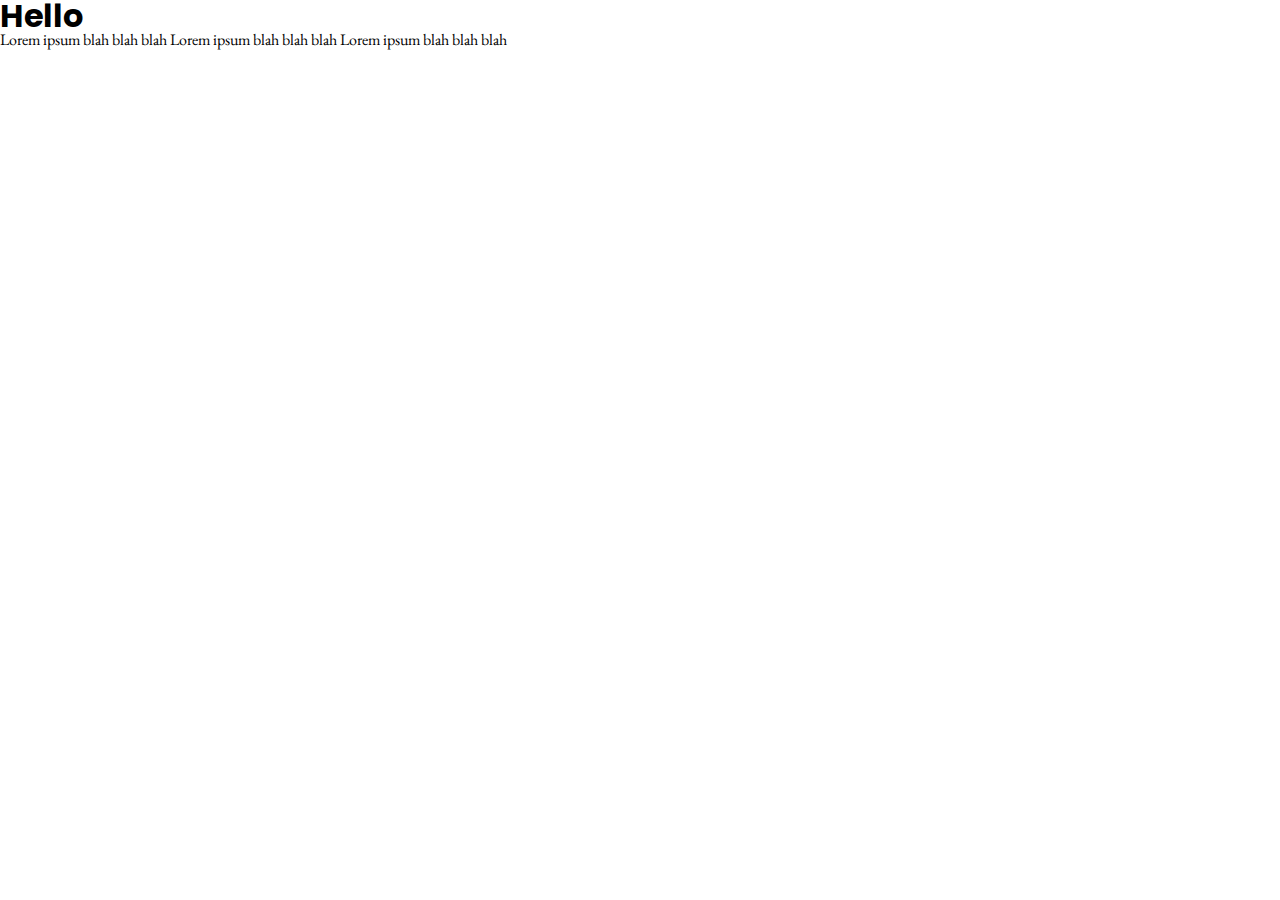
<file: index.html>
<!doctype html>

<html lang="en">
<head>
  <meta charset="utf-8">
  <meta name="viewport" content="width=device-width, initial-scale=1">

  <title>A Basic HTML5 Template</title>
  <meta name="description" content="A simple HTML5 Template for new projects.">
  <meta name="author" content="SitePoint">

  <meta property="og:title" content="A Basic HTML5 Template">
  <meta property="og:type" content="website">
  <meta property="og:url" content="https://www.sitepoint.com/a-basic-html5-template/">
  <meta property="og:description" content="A simple HTML5 Template for new projects.">
  <meta property="og:image" content="image.png">

  <link rel="icon" href="/favicon.ico">
  <link rel="icon" href="/favicon.svg" type="image/svg+xml">
  <link rel="apple-touch-icon" href="/apple-touch-icon.png">

  <link rel="stylesheet" href="css/style.css">
  <link rel="stylesheet" href="css/reset.css">

  <link rel="preconnect" href="https://fonts.googleapis.com">
  <link rel="preconnect" href="https://fonts.gstatic.com" crossorigin>
  <link href="https://fonts.googleapis.com/css2?family=Poppins&display=swap" rel="stylesheet">

  <link rel="preconnect" href="https://fonts.googleapis.com">
  <link rel="preconnect" href="https://fonts.gstatic.com" crossorigin>
  <link href="https://fonts.googleapis.com/css2?family=EB+Garamond&display=swap" rel="stylesheet">

</head>

<body>
  <h1> Hello </h1>
  <p> Lorem ipsum blah blah blah Lorem ipsum blah blah blah Lorem ipsum blah blah blah </p>
  <script src="js/scripts.js"></script>
</body>
</html>
</file>
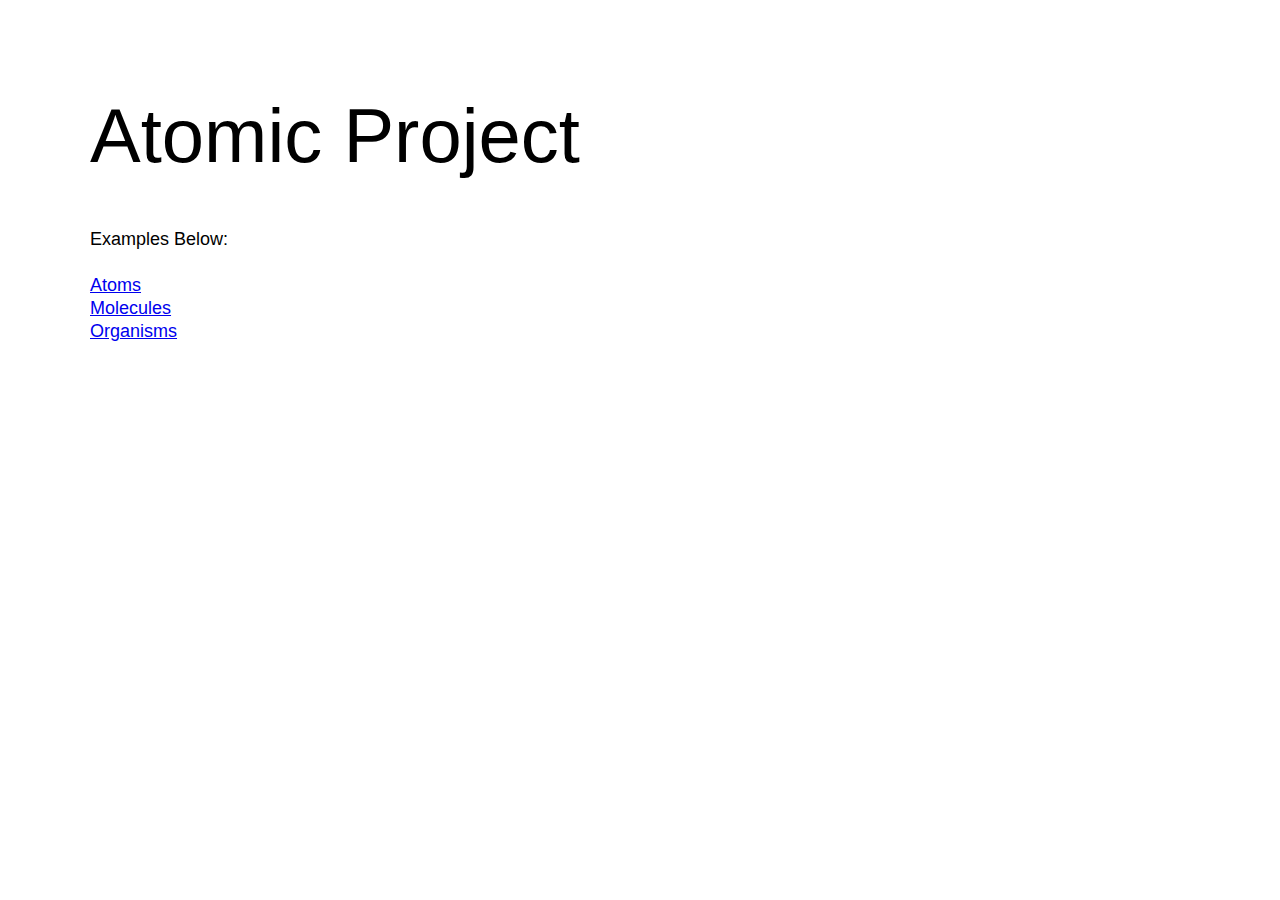
<file: atomic_project/index.html>
<!doctype html>

<html lang="en">
<head>
  <meta charset="utf-8">
  <meta name="viewport" content="width=device-width, initial-scale=1">

  <title>Atomic Project</title>

  <link rel="stylesheet" href="style.css?v=1.0">

</head>

<body>
  <section class="main">
    <h1>Atomic Project</h1>
    <p>Examples Below:</p>
    <ul>
      <li><a href="atoms/index.html">Atoms</a></li>
      <li><a href="molecules/index.html">Molecules</a></li>
      <li><a href="organisms/index.html">Organisms</a></li>
    </ul>
  </section>
</body>
</html>
</file>
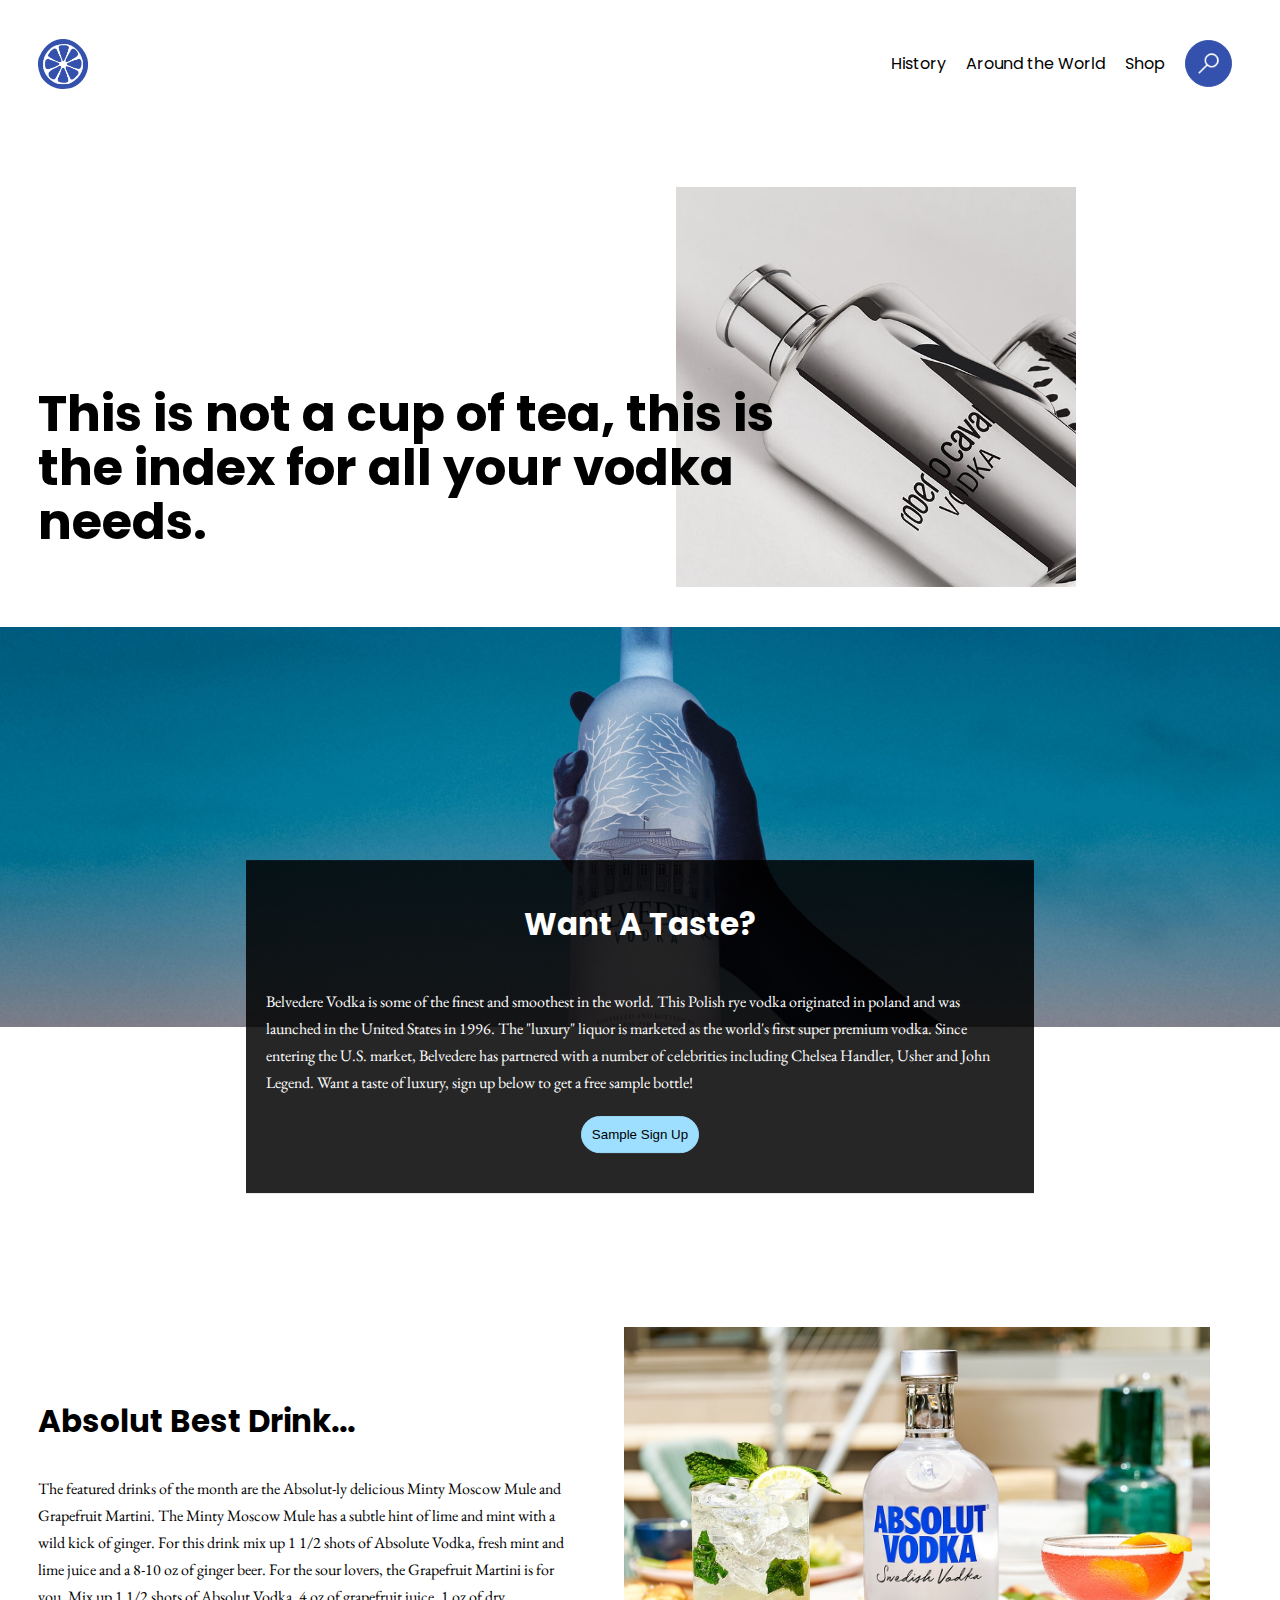
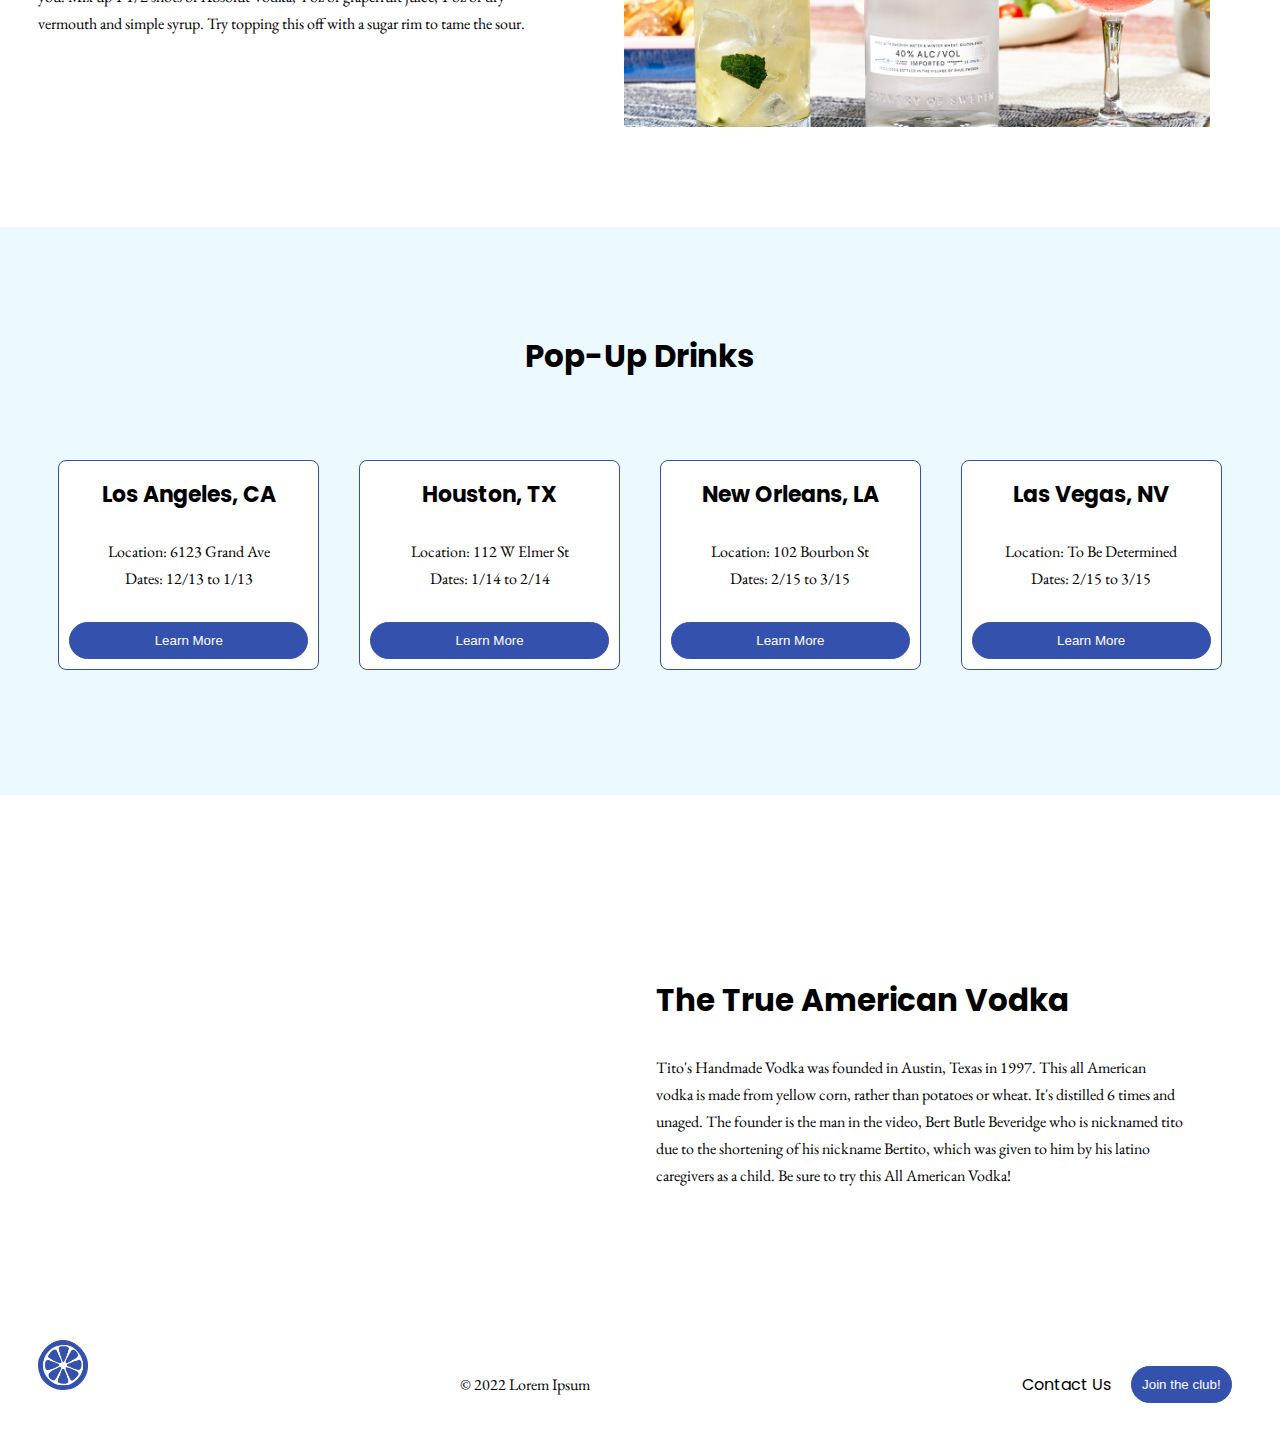
<file: Midterm-Project/index.html>
<!doctype html>

<html lang="en">
<head>
  <meta charset="utf-8">
  <meta name="viewport" content="width=device-width, initial-scale=1">

  <title>Midterm project</title>
  <meta name="description" content="A simple HTML5 Template for new projects.">
  <meta name="author" content="SitePoint">

  <meta property="og:title" content="A Basic HTML5 Template">
  <meta property="og:type" content="website">
  <meta property="og:url" content="https://www.sitepoint.com/a-basic-html5-template/">
  <meta property="og:description" content="A simple HTML5 Template for new projects.">
  <meta property="og:image" content="image.png">

  <link rel="icon" href="/favicon.ico">
  <link rel="icon" href="/favicon.svg" type="image/svg+xml">
  <link rel="apple-touch-icon" href="/apple-touch-icon.png">

  <link rel="stylesheet" href="css/output.css">

  <link rel="preconnect" href="https://fonts.googleapis.com">
  <link rel="preconnect" href="https://fonts.gstatic.com" crossorigin>
  <link href="https://fonts.googleapis.com/css2?family=Poppins&display=swap" rel="stylesheet">

  <link rel="preconnect" href="https://fonts.googleapis.com">
  <link rel="preconnect" href="https://fonts.gstatic.com" crossorigin>
  <link href="https://fonts.googleapis.com/css2?family=EB+Garamond&display=swap" rel="stylesheet">

</head>
<body>
  <!-- Top Navigation Menu... ONLY SHOWS ON MOBILE-->
<div class="topnav">
  <div id=logo title="Logo"></div>
    <!-- "Hamburger menu" / "Bar icon" to toggle the navigation links -->
      <div class="icon" onclick="myFunction()">
        <span id="bars"></span>
      </div>
    <!-- Navigation links (hidden by default) -->
      <div id="myLinks">
        <a href="#history">History</a>
        <a href="#ATW">Around the world</a>
        <a href="#Shop">Shop</a>
        <button><div id="search_icon" title="Search Icon"></div></button>
      </div>
</div>

<nav>
  <div id="logo" title="Logo"></div>
  <ul>
    <li class="list"> <a href="#history"> History </a> </li>
    <li class="list"> <a href="#ATW"> Around the World</a> </li>
    <li class="list"> <a href="#Shop">Shop</a> </li>
    <li class="list"> <button> <div id="search_icon" title="Search Icon"></div></button></li>
  </ul>
</nav>

<section>
  <div class="section__contain">
    <h1> This is not a cup of tea, this is the index for all your vodka needs.</h1>
    <div id="section__squareimg" title="Roberto Cavalli Vodka">
    </div>
  </div>
</section>

<div class="section2">
  <div id="section2__fullimg" title="Belvedere Vodka Bottle">
    <div class="section2__callout">
      <h2>Want A Taste?</h2>
      <p>Belvedere Vodka is some of the finest and smoothest in the world. This Polish rye vodka originated in poland and was
         launched in the United States in 1996.
         The "luxury" liquor is marketed as the world's first super premium vodka. Since entering the U.S. market,
         Belvedere has partnered with a number of celebrities including Chelsea Handler, Usher and John Legend.
         Want a taste of luxury, sign up below to get a free sample bottle!</p>
      <button>Sample Sign Up</button>
    </div>
  </div>
</div>

<div class="section3">
  <div class="section3__contain">
    <h2> Absolut Best Drink... </h2>
    <p>The featured drinks of the month are the Absolut-ly delicious Minty Moscow Mule and Grapefruit Martini.
      The Minty Moscow Mule has a subtle hint of lime and mint with a wild kick of ginger. For this drink mix up 1 1/2 shots of Absolute Vodka,
      fresh mint and lime juice and a 8-10 oz of ginger beer. For the sour lovers, the Grapefruit Martini is for you. Mix up
      1 1/2 shots of Absolut Vodka, 4 oz of grapefruit juice, 1 oz of dry vermouth and simple syrup. Try topping this off with a sugar rim to
      tame the sour.</p>
  </div>
  <div id="section3__img" title="Absolute Vodka Bottle"></div>
</div>

<div class="section4">
  <h2> Pop-Up Drinks </h2>
  <div class="section4__contain">
      <div class="section4__options">
        <div class="section4__options-text">
          <h3> Los Angeles, CA </h3>
          <p> Location: 6123 Grand Ave<br>
              Dates: 12/13 to 1/13</p>
          <button> Learn More </button>
        </div>
      </div>

    <div class="section4__options">
      <div class="section4__options-text">
        <h3> Houston, TX</h3>
        <p> Location: 112 W Elmer St<br>
            Dates: 1/14 to 2/14</p>
        <button> Learn More </button>
      </div>
    </div>

    <div class="section4__options">
      <div class="section4__options-text">
        <h3> New Orleans, LA</h3>
        <p> Location: 102 Bourbon St<br>
            Dates: 2/15 to 3/15 </p>
      <button> Learn More </button>
    </div>
    </div>

    <div class="section4__options">
      <div class="section4__options-text">
        <h3> Las Vegas, NV </h3>
        <p> Location: To Be Determined <br>
            Dates: 2/15 to 3/15</p>
      <button> Learn More </button>
      </div>
    </div>
  </div>
</div>

<div class="section5">
  <div id="section5_video"><style>.embed-container { position: relative; padding-bottom: 56.25%; height: 0; overflow: hidden; max-width: 100%; } .embed-container iframe, .embed-container object, .embed-container embed { position: absolute; top: 0; left: 0; width: 100%; height: 100%;} </style> <div class='embed-container'><iframe src='https://www.youtube.com/embed/TVxVumrDR4E' frameborder='0' allowfullscreen></iframe></div></div>
    <div class="section5__contain">
      <h2> The True American Vodka</h2>
      <p> Tito's Handmade Vodka was founded in Austin, Texas in 1997. This all American
          vodka is made from yellow corn, rather than potatoes or wheat. It's distilled
          6 times and unaged. The founder is the man in the video, Bert Butle Beveridge who is nicknamed
          tito due to the shortening of his nickname Bertito, which was given to him by his latino caregivers
          as a child. Be sure to try this All American Vodka!</p>
    </div>
</div>

<footer>
  <div id="logo" title="Logo"></div>
    <!-- p is a the top because my flex forces it to the bottom-->
    <p> © 2022 Lorem Ipsum </p>
    <ul>
      <li class="list"> <a href="#Contact">Contact Us</a> </li>
      <li class="list"> <button>Join the club!</button></li>
    </ul>
</footer>

  <script src="js/scripts.js">
</script>

</body>
</html>
</file>
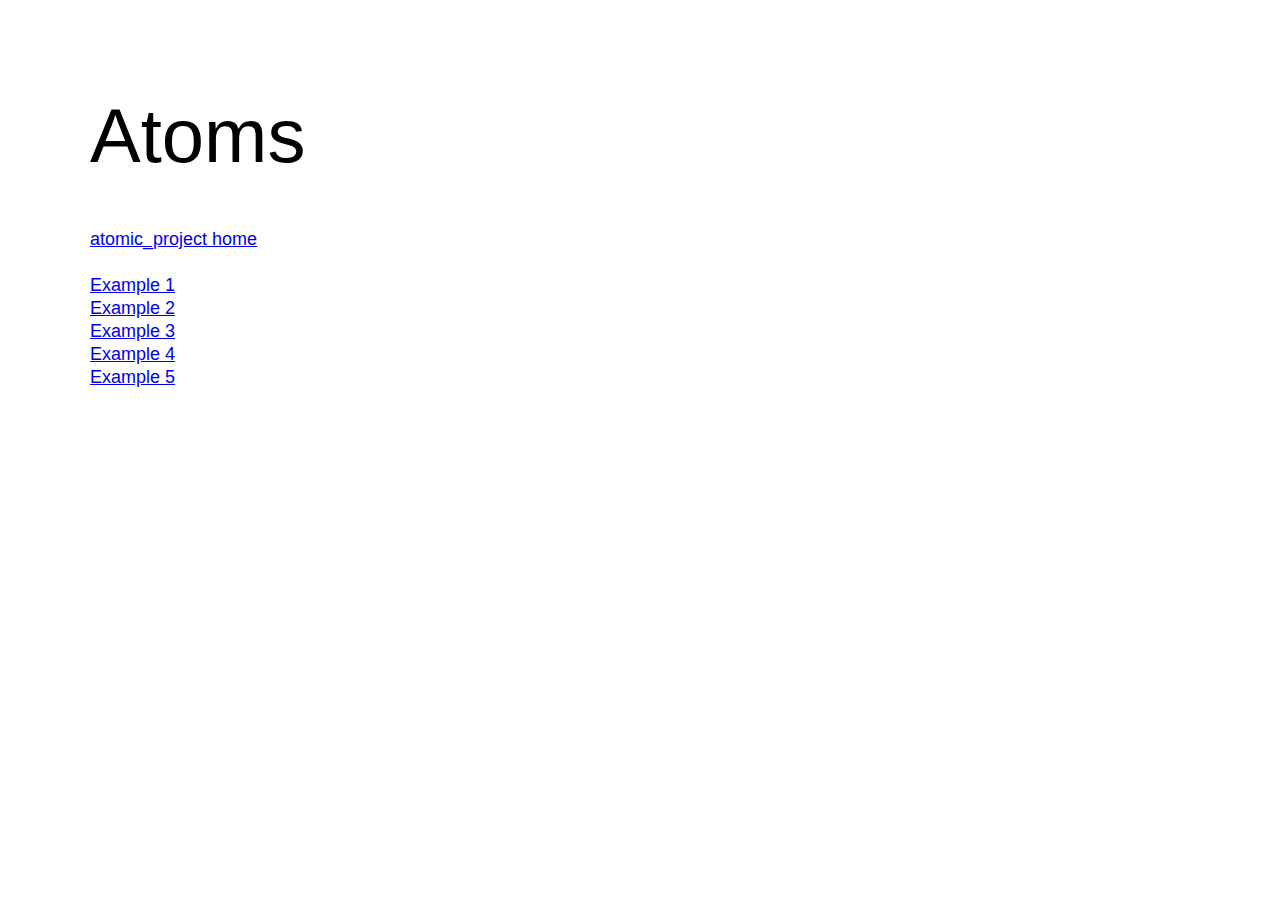
<file: atomic_project/atoms/index.html>
<!doctype html>

<html lang="en">
<head>
  <meta charset="utf-8">
  <meta name="viewport" content="width=device-width, initial-scale=1">

  <title>Atomic Project</title>

  <link rel="stylesheet" href="../style.css?v=1.0">

</head>

<body>
  <section class="main">
    <h1>Atoms</h1>
    <p><a href="../index.html">atomic_project home</a></p>
    <ul>
      <li><a href="example-1.html">Example 1</a></li>
      <li><a href="example-2.html">Example 2</a></li>
      <li><a href="example-3.html">Example 3</a></li>
      <li><a href="example-4.html">Example 4</a></li>
      <li><a href="example-5.html">Example 5</a></li>
    </ul>
  </section>
</body>
</html>
</file>
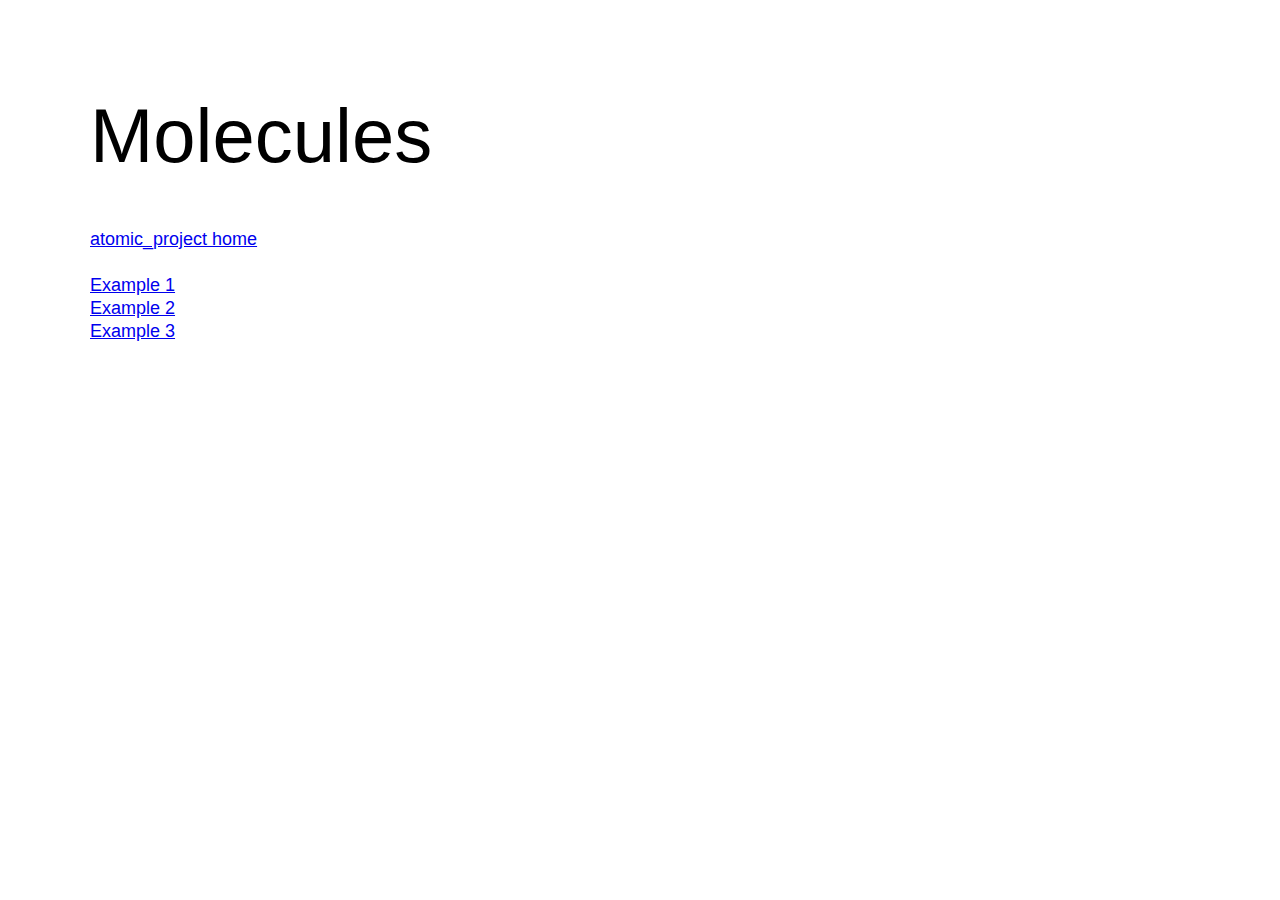
<file: atomic_project/molecules/index.html>
<!doctype html>

<html lang="en">
<head>
  <meta charset="utf-8">
  <meta name="viewport" content="width=device-width, initial-scale=1">

  <title>Atomic Project</title>

  <link rel="stylesheet" href="../style.css?v=1.0">

</head>

<body>
  <section class="main">
    <h1>Molecules</h1>
    <p><a href="../index.html">atomic_project home</a></p>
    <ul>
      <li><a href="example-1.html">Example 1</a></li>
      <li><a href="example-2.html">Example 2</a></li>
      <li><a href="example-3.html">Example 3</a></li>
    </ul>
  </section>
</body>
</html>
</file>
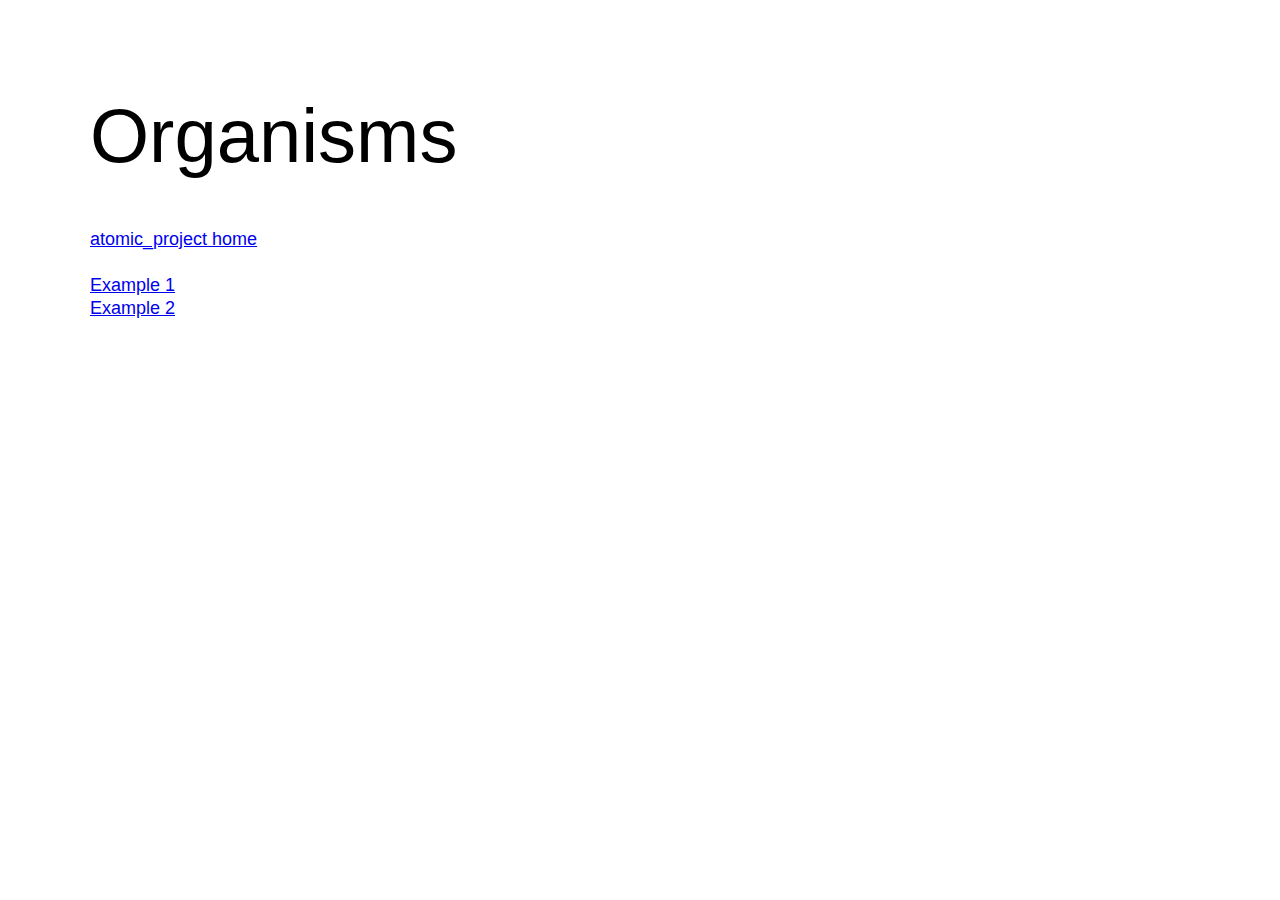
<file: atomic_project/organisms/index.html>
<!doctype html>

<html lang="en">
<head>
  <meta charset="utf-8">
  <meta name="viewport" content="width=device-width, initial-scale=1">

  <title>Atomic Project</title>

  <link rel="stylesheet" href="../style.css?v=1.0">

</head>

<body>
  <section class="main">
    <h1>Organisms</h1>
    <p><a href="../index.html">atomic_project home</a></p>
    <ul>
      <li><a href="example-1.html">Example 1</a></li>
      <li><a href="example-2.html">Example 2</a></li>
    </ul>
  </section>
</body>
</html>
</file>
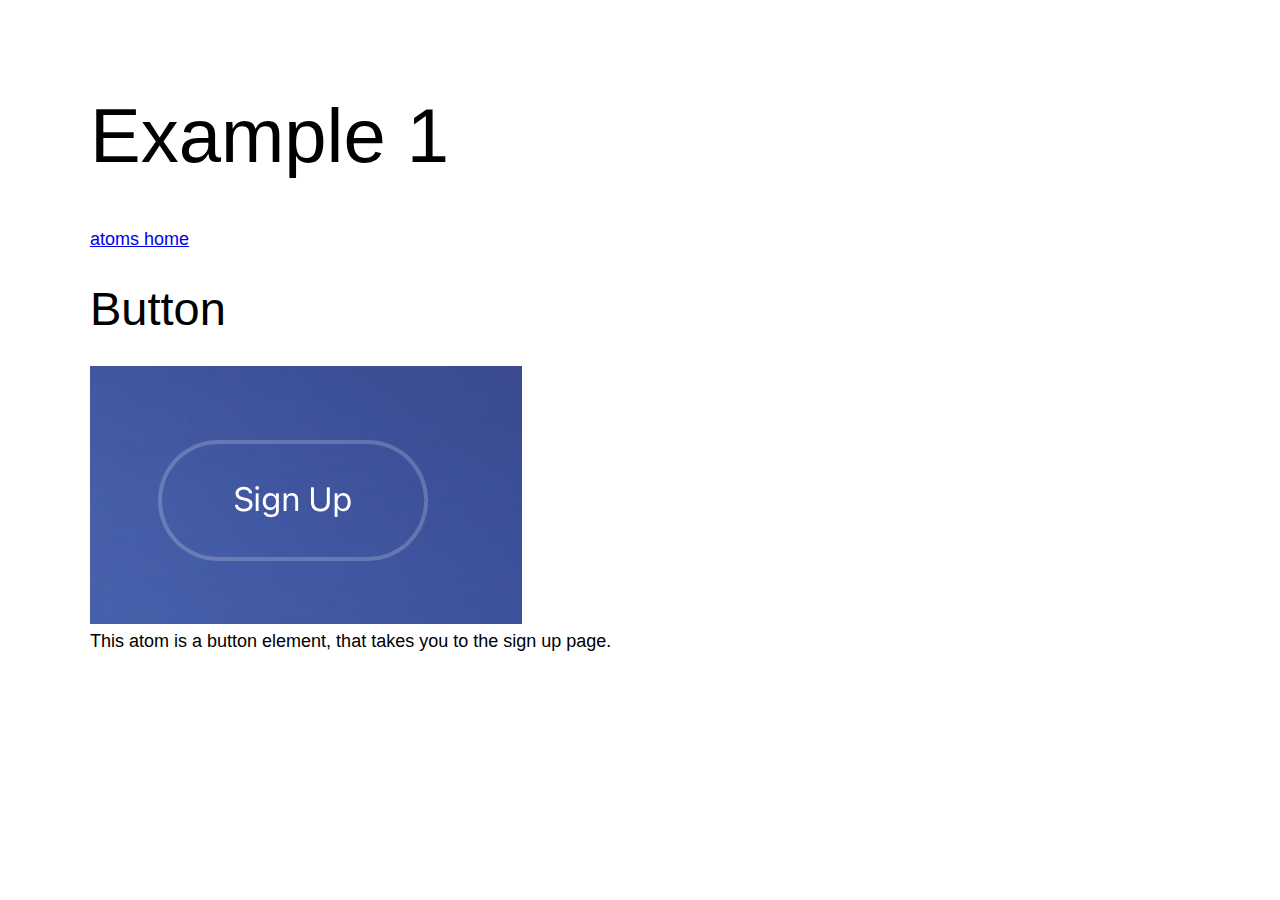
<file: atomic_project/atoms/example-1.html>
<!doctype html>

<html lang="en">
<head>
  <meta charset="utf-8">
  <meta name="viewport" content="width=device-width, initial-scale=1">

  <title>Atomic Project</title>

  <link rel="stylesheet" href="../style.css?v=1.0">

</head>

<body>
  <section class="main">
    <h1>Example 1</h1>
    <p><a href="index.html">atoms home</a></p>
    <div>
      <h2>Button</h2>
      <img src="../img/atom1.png" alt="">
      <p class="description">
        This atom is a button element, that takes you to the sign up page.
      </p>
    </div>
  </section>
</body>
</html>
</file>
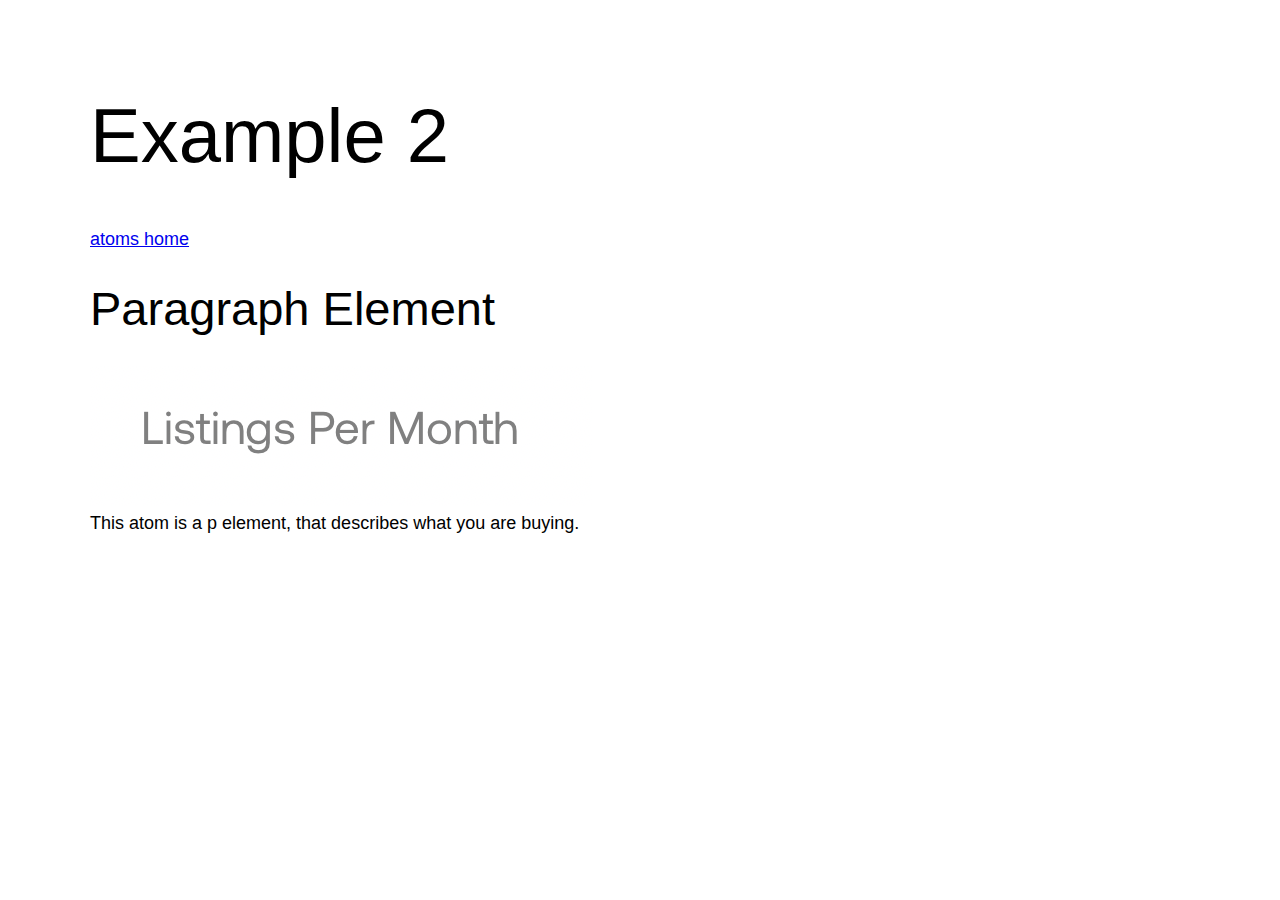
<file: atomic_project/atoms/example-2.html>
<!doctype html>

<html lang="en">
<head>
  <meta charset="utf-8">
  <meta name="viewport" content="width=device-width, initial-scale=1">

  <title>Atomic Project</title>

  <link rel="stylesheet" href="../style.css?v=1.0">

</head>

<body>
  <section class="main">
    <h1>Example 2</h1>
    <p><a href="index.html">atoms home</a></p>
    <div>
      <h2>Paragraph Element</h2>
      <img src="../img/atom2.png" alt="">
      <p class="description">
        This atom is a p element, that describes what you are buying.
      </p>
    </div>
  </section>
</body>
</html>
</file>
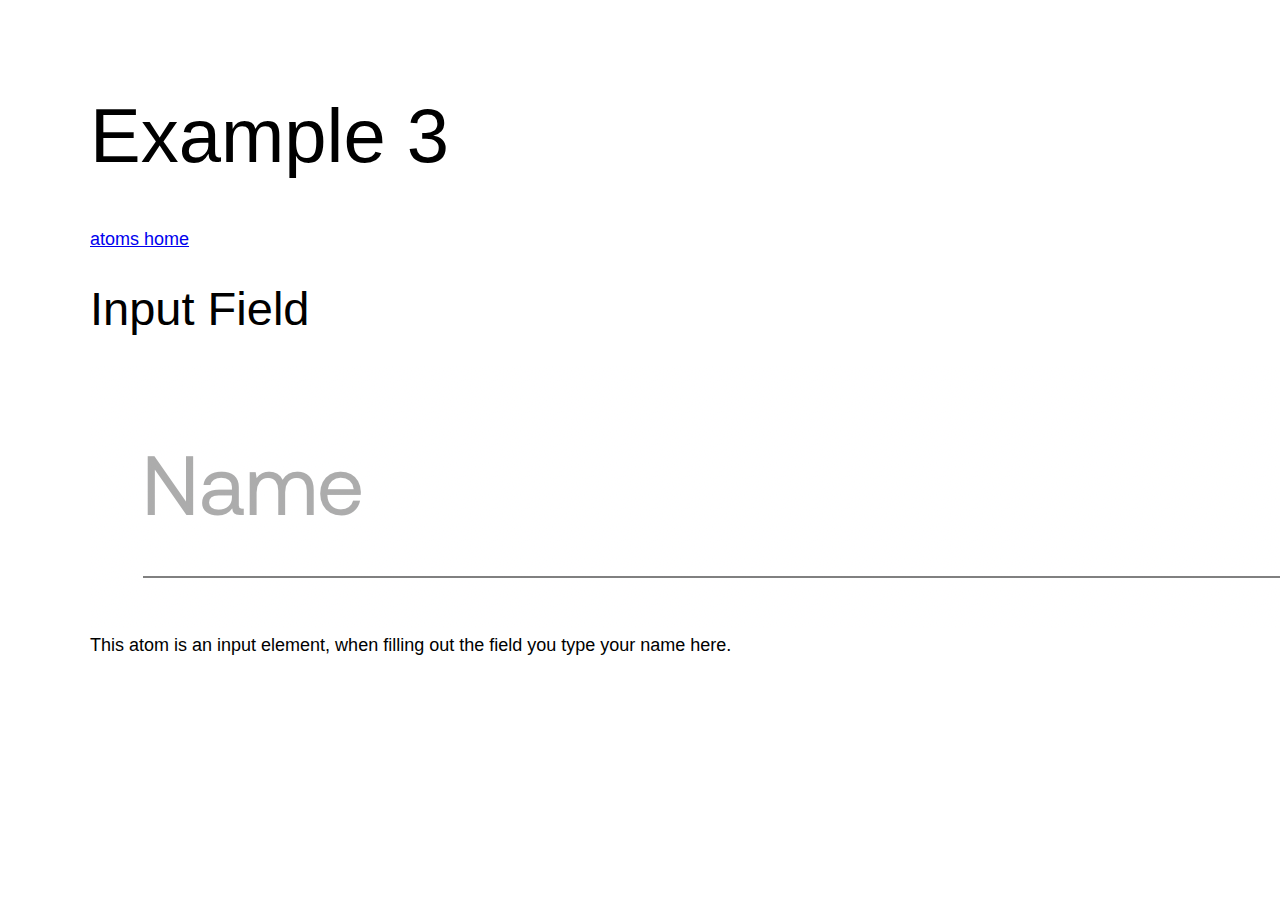
<file: atomic_project/atoms/example-3.html>
<!doctype html>

<html lang="en">
<head>
  <meta charset="utf-8">
  <meta name="viewport" content="width=device-width, initial-scale=1">

  <title>Atomic Project</title>

  <link rel="stylesheet" href="../style.css?v=1.0">

</head>

<body>
  <section class="main">
    <h1>Example 3</h1>
    <p><a href="index.html">atoms home</a></p>
    <div>
      <h2>Input Field</h2>
      <img src="../img/atom3.png" alt="">
      <p class="description">
        This atom is an input element, when filling out the field you type your name here.
      </p>
    </div>
  </section>
</body>
</html>
</file>
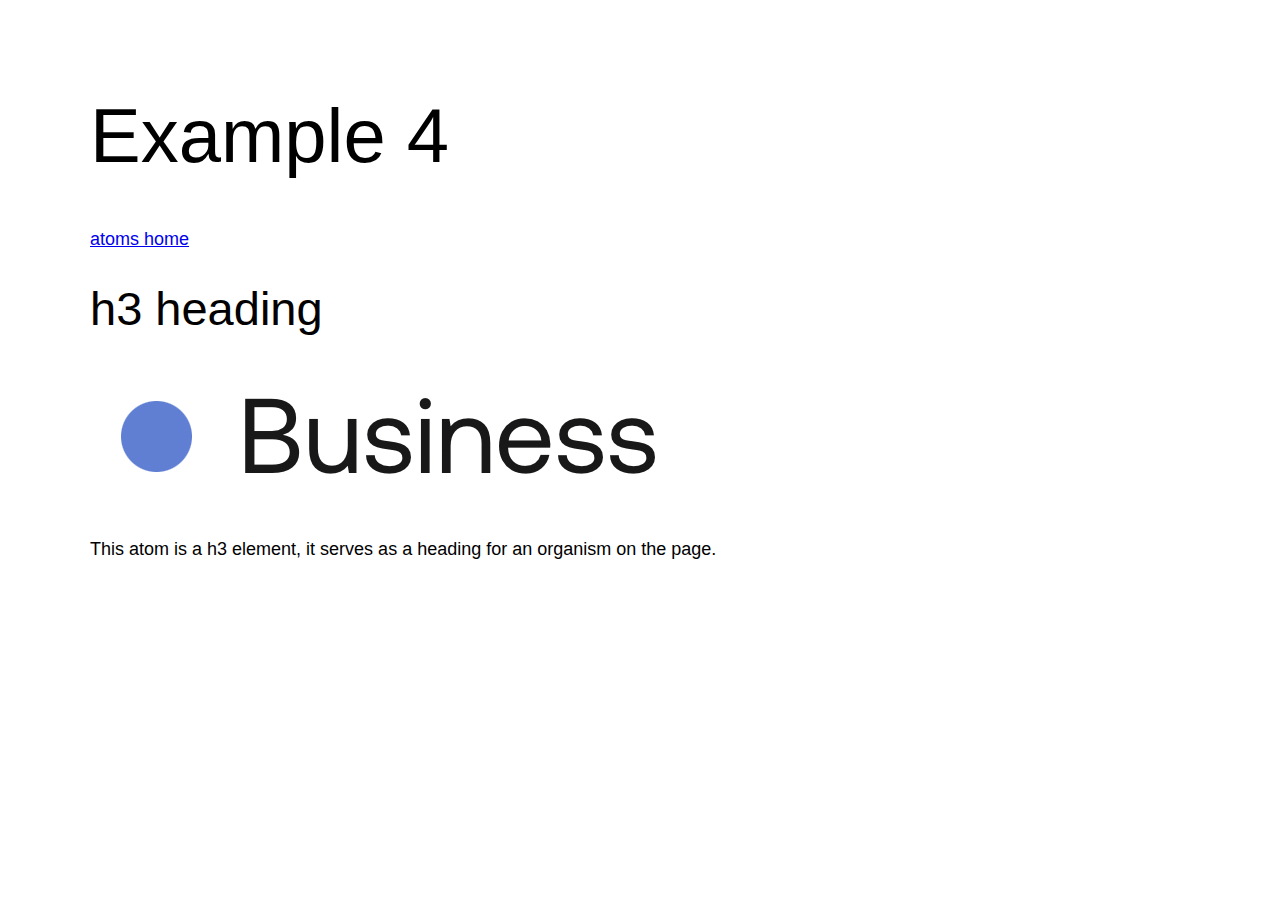
<file: atomic_project/atoms/example-4.html>
<!doctype html>

<html lang="en">
<head>
  <meta charset="utf-8">
  <meta name="viewport" content="width=device-width, initial-scale=1">

  <title>Atomic Project</title>

  <link rel="stylesheet" href="../style.css?v=1.0">

</head>

<body>
  <section class="main">
    <h1>Example 4</h1>
    <p><a href="index.html">atoms home</a></p>
    <div>
      <h2>h3 heading</h2>
      <img src="../img/atom4.png" alt="">
      <p class="description">
        This atom is a h3 element, it serves as a heading for an organism on the page.
      </p>
    </div>
  </section>
</body>
</html>
</file>
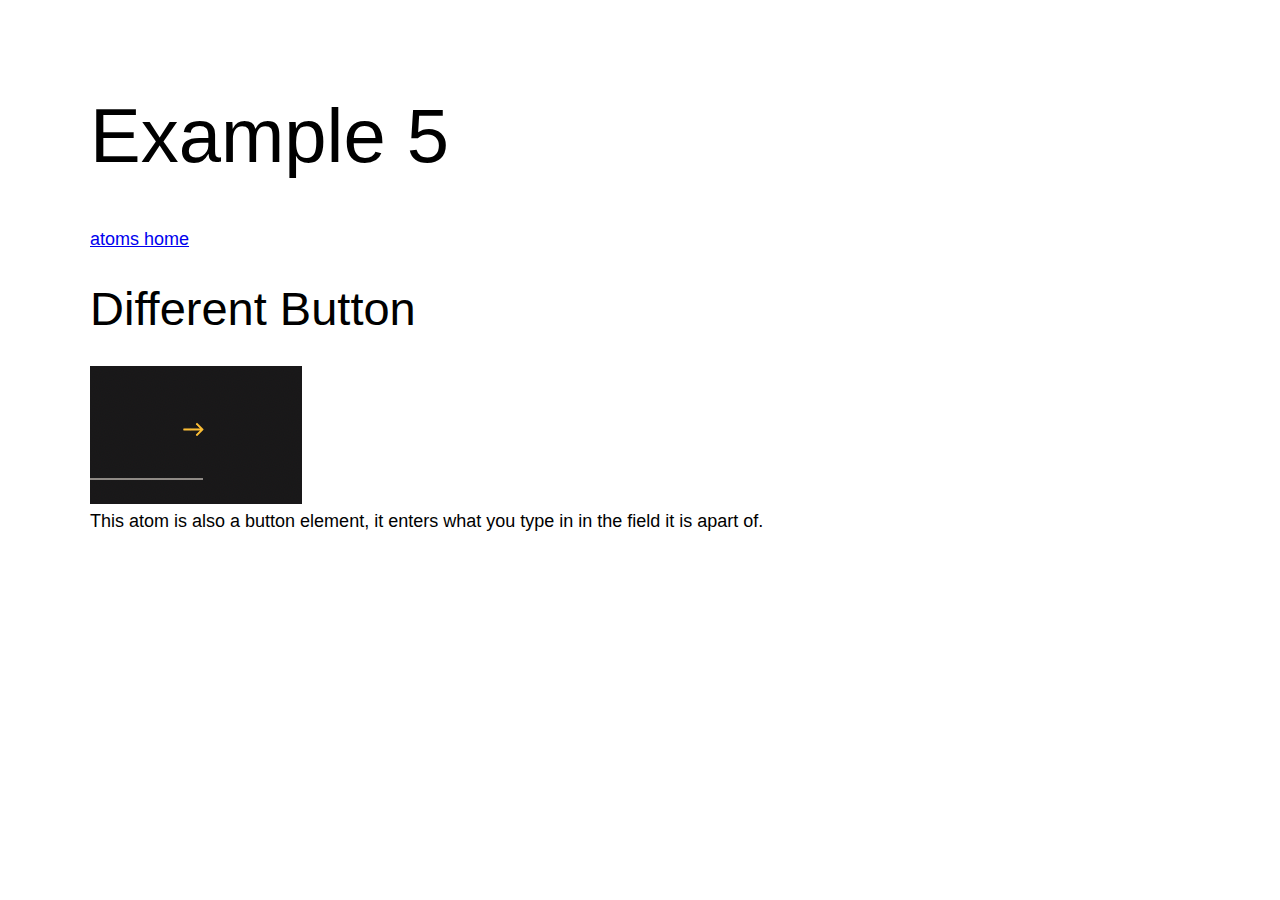
<file: atomic_project/atoms/example-5.html>
<!doctype html>

<html lang="en">
<head>
  <meta charset="utf-8">
  <meta name="viewport" content="width=device-width, initial-scale=1">

  <title>Atomic Project</title>

  <link rel="stylesheet" href="../style.css?v=1.0">

</head>

<body>
  <section class="main">
    <h1>Example 5</h1>
    <p><a href="index.html">atoms home</a></p>
    <div>
      <h2>Different Button</h2>
      <img src="../img/atom5.png" alt="">
      <p class="description">
        This atom is also a button element, it enters what you type in in the field it is apart of.
      </p>
    </div>
  </section>
</body>
</html>
</file>
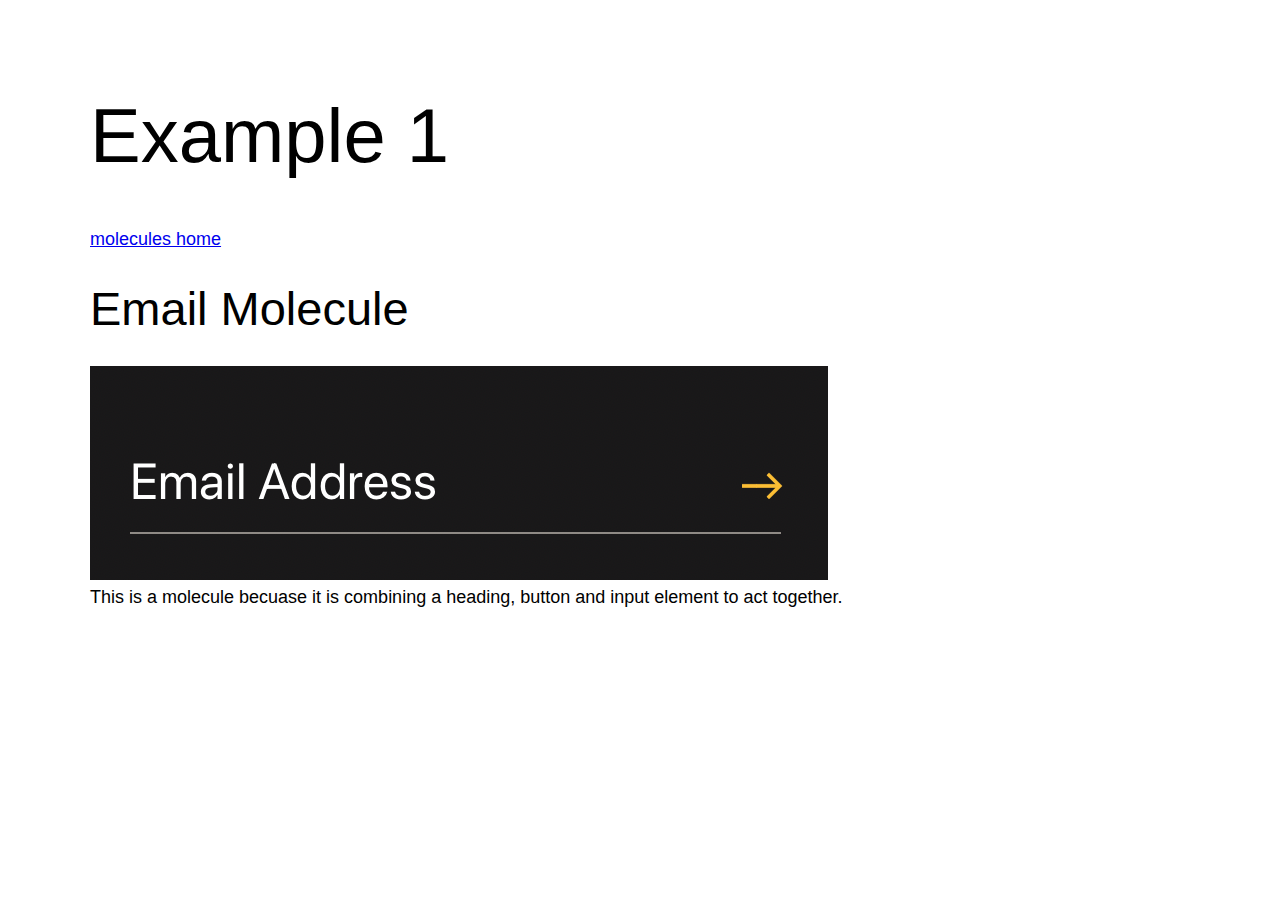
<file: atomic_project/molecules/example-1.html>
<!doctype html>

<html lang="en">
<head>
  <meta charset="utf-8">
  <meta name="viewport" content="width=device-width, initial-scale=1">

  <title>Atomic Project</title>

  <link rel="stylesheet" href="../style.css?v=1.0">

</head>

<body>
  <section class="main">
    <h1>Example 1</h1>
    <p><a href="index.html">molecules home</a></p>
    <div>
      <h2>Email Molecule</h2>
      <img src="../img/molecule1.png" alt="">
      <p class="description">
        This is a molecule becuase it is combining a heading, button and input element to act together.
      </p>
    </div>
  </section>
</body>
</html>
</file>
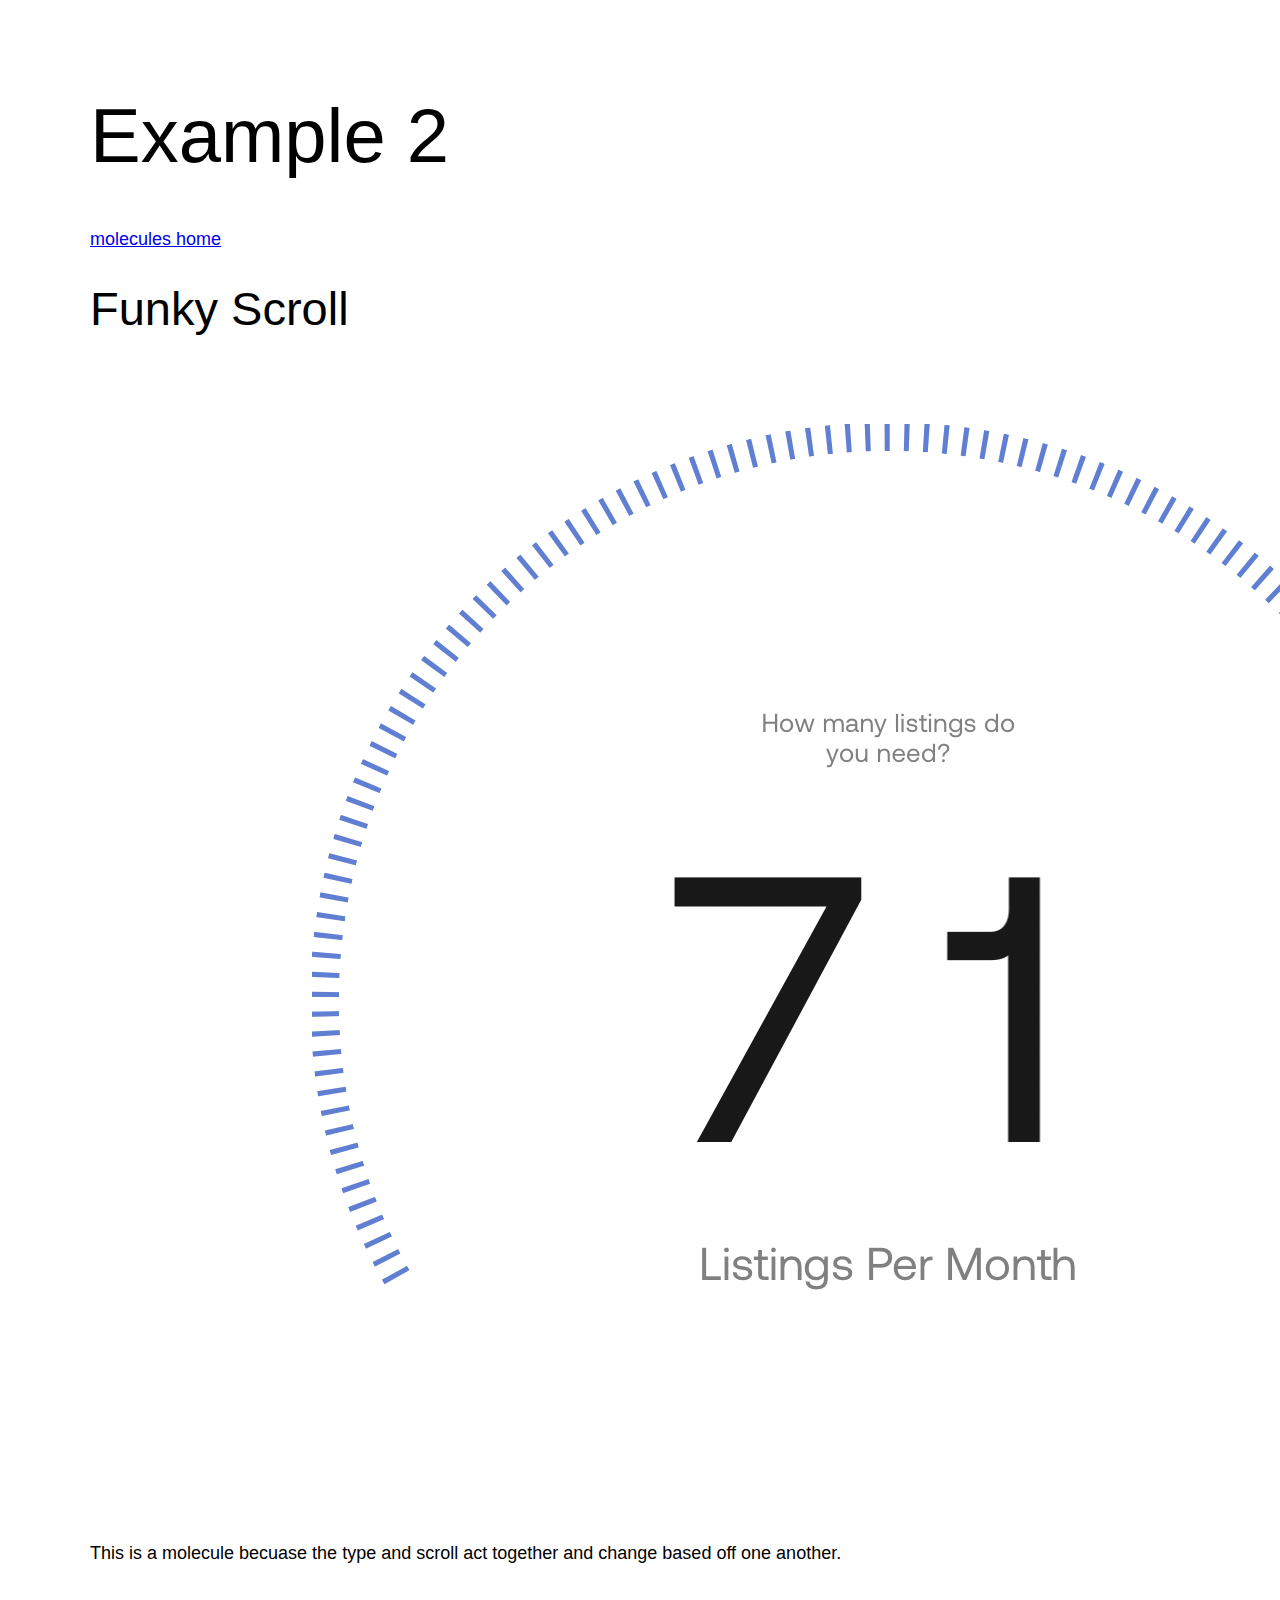
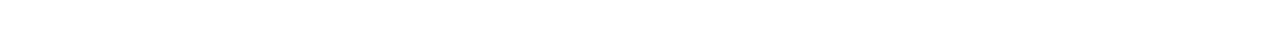
<file: atomic_project/molecules/example-2.html>
<!doctype html>

<html lang="en">
<head>
  <meta charset="utf-8">
  <meta name="viewport" content="width=device-width, initial-scale=1">

  <title>Atomic Project</title>

  <link rel="stylesheet" href="../style.css?v=1.0">

</head>

<body>
  <section class="main">
    <h1>Example 2</h1>
    <p><a href="index.html">molecules home</a></p>
    <div>
      <h2>Funky Scroll</h2>
      <img src="../img/Molecule2.png" alt="">
      <p class="description">
        This is a molecule becuase the type and scroll act together and change based off one another.
      </p>
    </div>
  </section>
</body>
</html>
</file>
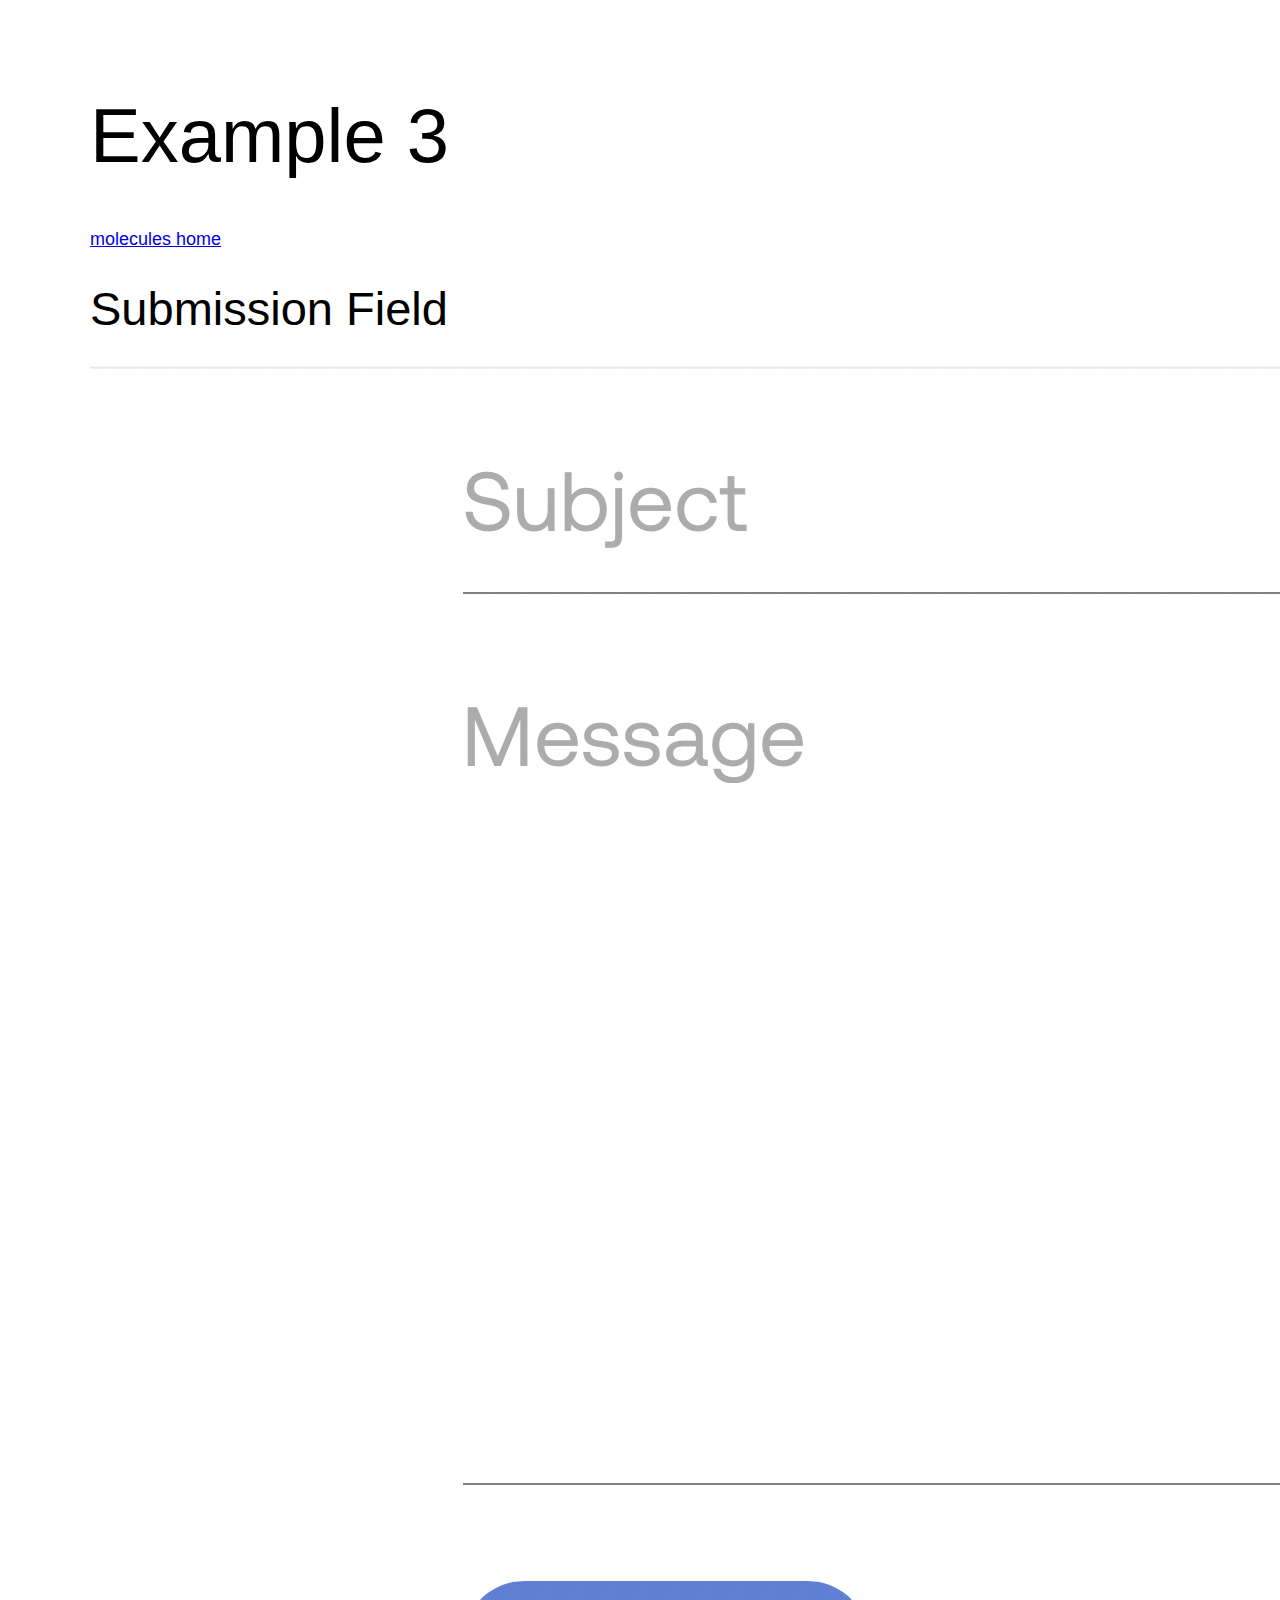
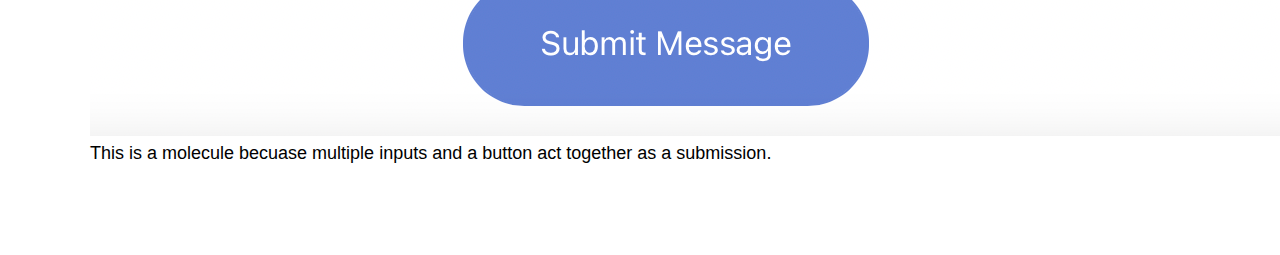
<file: atomic_project/molecules/example-3.html>
<!doctype html>

<html lang="en">
<head>
  <meta charset="utf-8">
  <meta name="viewport" content="width=device-width, initial-scale=1">

  <title>Atomic Project</title>

  <link rel="stylesheet" href="../style.css?v=1.0">

</head>

<body>
  <section class="main">
    <h1>Example 3</h1>
    <p><a href="index.html">molecules home</a></p>
    <div>
      <h2>Submission Field</h2>
      <img src="../img/molecule3.png" alt="">
      <p class="description">
        This is a molecule becuase multiple inputs and a button act together as a submission.
      </p>
    </div>
  </section>
</body>
</html>
</file>
<file: css/style.css>
h1{
  font-family: 'Poppins', sans-serif;
}
p{
  font-family: 'EB Garamond', serif;
}
</file>
<file: Midterm-Project/css/output.css>
html, body, div, span, object, iframe,
h1, h2, h3, h4, h5, h6, p, blockquote, pre,
abbr, address, cite, code,
del, dfn, em, img, ins, kbd, q, samp,
small, strong, sub, sup, var,
b, i,
dl, dt, dd, ol, ul, li,
fieldset, form, label, legend,
table, caption, tbody, tfoot, thead, tr, th, td,
article, aside, canvas, details, figcaption, figure,
footer, header, hgroup, menu, nav, section, summary,
time, mark, audio, video {
  margin: 0;
  padding: 0;
  border: 0;
  outline: 0;
  vertical-align: baseline;
  background: transparent;
}

body {
  line-height: 1;
}

article, aside, details, figcaption, figure,
footer, header, hgroup, menu, nav, section {
  display: block;
}

nav ul {
  list-style: none;
}

blockquote, q {
  quotes: none;
}

blockquote:before, blockquote:after,
q:before, q:after {
  content: "";
  content: none;
}

a {
  margin: 0;
  padding: 0;
  font-size: 100%;
  vertical-align: baseline;
  background: transparent;
}

mark {
  background-color: #ff9;
  color: #000;
  font-style: italic;
  font-weight: bold;
}

del {
  text-decoration: line-through;
}

abbr[title], dfn[title] {
  border-bottom: 1px dotted;
  cursor: help;
}

table {
  border-collapse: collapse;
  border-spacing: 0;
}

hr {
  display: block;
  height: 1px;
  border: 0;
  border-top: 1px solid #cccccc;
  margin: 1em 0;
  padding: 0;
}

input, select {
  vertical-align: middle;
}

h1, h2, h3, h4, h5, h6, a {
  font-family: "Poppins", sans-serif;
}

p {
  font-family: "EB Garamond", serif;
}

ul, li, a {
  text-decoration: none;
  list-style: none;
}

.list {
  margin: 10px;
}

body {
  margin-left: auto;
  margin-right: auto;
}

button {
  background-color: #3452AD;
  border-radius: 4em;
  border: 1px solid #3452AD;
  padding: 10px;
  color: white;
  transition: all 0.3s ease-in-out;
}

button:hover {
  background: #ffffff;
  color: #3452AD;
}

nav {
  padding-left: 3%;
  padding-right: 3%;
  display: flex;
  align-items: center;
  margin-top: 30px;
  margin-bottom: 30px;
}
nav #logo {
  background-image: url("../img/Logonew-01.png");
  background-repeat: no-repeat;
  background-position: left 0 center;
  background-size: contain;
  height: 50px;
  display: flex;
  align-items: center;
  flex-grow: 1;
}
nav ul {
  display: inline-flex;
  justify-content: flex-end;
  align-items: center;
}
nav li {
  align-items: center;
}
nav a {
  text-decoration: none;
  color: #000000;
  transition: all 0.3s ease-in-out;
}
nav a:hover {
  color: #3452AD;
}
nav #search_icon {
  background-image: url("../img/icon.png");
  background-repeat: no-repeat;
  background-size: contain;
  background-position: right;
  height: 25px;
  width: 25px;
}
nav button:hover {
  background-color: #000000;
}

section {
  display: flex;
  position: relative;
  height: 500px;
  padding-left: 3%;
  padding-right: 3%;
}
section .section__contain {
  display: flex;
  position: relative;
  padding-right: 3%;
  overflow: hidden;
}
section .section__contain h1 {
  padding-top: 20%;
  font-size: 50px;
  z-index: 1;
  width: 65%;
}
section .section__contain #section__squareimg {
  background-image: url("../img/cavsilver.jpg");
  background-repeat: no-repeat;
  background-size: cover;
  height: 400px;
  width: 400px;
  justify-content: center;
  position: absolute;
  top: 60%;
  left: 53%;
  transform: translate(0%, -60%);
}

.section2 {
  display: flex;
}
.section2 #section2__fullimg {
  background-image: url("../img/belvedere.jpg");
  background-repeat: no-repeat;
  background-position: center center;
  background-size: cover;
  width: 100%;
  min-height: 400px;
}
.section2 .section2__callout {
  display: flex;
  flex-direction: column;
  justify-content: center;
  padding: 10px;
  background-color: rgba(0, 0, 0, 0.85);
  width: 60%;
  margin: 0 auto;
  top: 50%;
  transform: translate(0%, 70%);
}
.section2 h2 {
  text-align: center;
  color: white;
}
.section2 p {
  color: white;
  padding: 10px;
  margin-right: 10px;
}
.section2 button {
  margin: 0 auto;
  margin-top: 10px;
  margin-bottom: 30px;
  background-color: #9EDFFF;
  border-color: #9EDFFF;
  color: black;
}
.section2 button:hover {
  background-color: transparent;
  color: #9EDFFF;
}

.section3 {
  display: flex;
  position: relative;
  flex-direction: row;
  align-content: space-between;
  margin-top: 300px;
  padding-left: 3%;
  padding-right: 3%;
  margin-bottom: 100px;
  align-items: center;
}
.section3 .section3__contain {
  flex-basis: calc(50% - 1rem);
  flex-shrink: 0;
  flex-grow: 0;
}
.section3 .section3__contain p {
  width: 90%;
  margin-bottom: 50px;
}
.section3 #section3__img {
  background-image: url("../img/absolut.jpeg");
  background-repeat: no-repeat;
  background-position: center center;
  background-size: cover;
  width: 100%;
  min-height: 400px;
  flex-basis: calc(50% - 1rem);
  flex-shrink: 0;
  flex-grow: 0;
}

.section4 {
  padding-top: 75px;
  padding-bottom: 105px;
  padding-left: 3%;
  padding-right: 3%;
  background-color: rgba(158, 223, 255, 0.2);
}
.section4 h2 {
  text-align: center;
  padding-bottom: 30px;
}
.section4 .section4__contain {
  display: flex;
  overflow: scroll;
}
.section4 .section4__options {
  margin: 20px;
  border: 1px solid #3452AD;
  border-radius: 0.5em;
  background-color: white;
  display: flex;
}
.section4 .section4__options-text {
  width: 100%;
  display: flex;
  flex-direction: column;
  justify-content: space-between;
  text-align: center;
  margin: 10px;
}
.section4 .section4__options-text h3 {
  margin-top: 10px;
}
.section4 .section4__options-text p {
  display: inline;
  margin-top: 30px;
  margin-bottom: 30px;
  width: 100%;
}
.section4 button {
  width: 100%;
}

.section5 {
  display: flex;
  position: relative;
  flex-direction: row;
  align-content: space-between;
  margin-top: 100px;
  margin-bottom: 100px;
  padding-left: 3%;
  padding-right: 3%;
  align-items: center;
}
.section5 .section5__contain {
  flex-basis: calc(50% - 1rem);
  flex-shrink: 0;
  flex-grow: 0;
  margin: 1rem;
}
.section5 .section5__contain p {
  width: 90%;
}
.section5 #section5_video {
  flex-basis: calc(50% - 1rem);
  flex-shrink: 0;
  flex-grow: 0;
  margin: 0.5rem;
  width: 100%;
}

footer {
  padding-left: 3%;
  padding-right: 3%;
  display: flex;
  align-items: baseline;
  margin-top: 30px;
  margin-bottom: 30px;
}
footer #logo {
  background-image: url("../img/Logonew-01.png");
  background-repeat: no-repeat;
  background-position: left 0 center;
  background-size: contain;
  height: 50px;
  display: flex;
  align-items: baseline;
  flex-grow: 1;
}
footer p {
  display: flex;
  align-items: baseline;
  flex-grow: 1;
}
footer ul {
  display: inline-flex;
  justify-content: flex-end;
  align-items: center;
}
footer li {
  align-items: baseline;
}
footer a {
  text-decoration: none;
  color: #000000;
  transition: all 0.3s ease-in-out;
}
footer a:hover {
  color: #3452AD;
}

@media only screen and (max-width: 700px) {
  .section4__contain {
    flex-direction: column;
  }

  .section4 .section4__options-text {
    width: 100%;
  }
  .section4 .section3 .section3__contain p {
    margin-bottom: 50px;
  }
  .section4 button {
    width: 30%;
    align-self: center;
  }

  .section5 {
    flex-direction: column;
  }

  .section3 {
    flex-direction: column;
  }

  footer {
    flex-direction: column-reverse;
    align-items: center;
  }
  footer #logo {
    display: none;
  }

  .topnav {
    overflow: hidden;
    position: relative;
    margin-top: 36.5px;
    margin-bottom: 30px;
    padding: 0;
    text-decoration: none;
    display: block;
    width: 100%;
  }

  .topnav #logo {
    background-image: url("../img/Logonew-01.png");
    background-repeat: no-repeat;
    background-position: left 0 center;
    background-size: contain;
    height: 50px;
    display: block;
    margin-left: 3%;
  }

  .topnav #myLinks {
    display: none;
    text-align: right;
  }
  .topnav #myLinks a {
    padding: 20px;
    display: block;
    color: black;
    transition: all 0.3s ease-in-out;
  }
  .topnav #myLinks a:hover {
    color: #3452AD;
  }
  .topnav #myLinks button {
    margin-right: 3%;
    margin-top: 10px;
  }
  .topnav #myLinks button:hover {
    background-color: #000000;
  }
  .topnav #myLinks #search_icon {
    background-image: url("../img/icon.png");
    background-repeat: no-repeat;
    background-size: contain;
    background-position: right;
    height: 25px;
    width: 25px;
  }

  .icon {
    position: absolute;
    display: block;
    right: 0;
    width: 50px;
    height: 50px;
    cursor: pointer;
    top: 0;
  }

  .topnav .icon {
    background: transparent;
    display: block;
    position: absolute;
    right: 0;
    top: 0;
    margin-right: 3%;
  }
  .topnav .icon #bars {
    position: absolute;
    right: 0;
    margin-top: 23px;
    width: 30px;
    height: 4px;
    background-color: #3452AD;
    border-radius: 5px;
    transition: all 0.3s ease-in-out;
  }
  .topnav .icon #bars::before,
.topnav .icon #bars::after {
    content: "";
    position: absolute;
    width: 30px;
    height: 4px;
    background-color: #3452AD;
    border-radius: 5px;
    transition: all 0.2s ease-in-out;
  }
  .topnav .icon #bars::before {
    transform: translateY(-10px);
  }
  .topnav .icon #bars::after {
    transform: translateY(10px);
    margin-bottom: 3%;
  }
  .topnav .icon #bars.active {
    opacity: 0.4;
    transform: rotate(270deg);
  }

  nav {
    display: none;
  }
}
@media only screen and (min-width: 700px) {
  .section4__contain {
    flex-direction: row;
  }

  .section4__options {
    width: 30%;
  }

  .topnav {
    display: none;
  }
}
@media only screen and (max-width: 1000px) {
  .section2 {
    overflow: hidden;
  }
  .section2 .section2__callout {
    transform: translate(0%, 0%);
    height: 100%;
    width: 100%;
  }

  .section3 {
    margin-top: 100px;
  }

  .section4__contain {
    flex-wrap: wrap;
    justify-content: center;
  }
}
html, .root {
  font-size: 16px;
  line-height: 27px;
}

body, .article {
  font-family: sans-serif;
  font-size: 1rem;
  line-height: 1.6875rem;
  margin: auto;
}

h1, .h1 {
  font-size: 2.75rem;
  line-height: 3.375rem;
  margin-top: 1.6875rem;
  margin-bottom: 1.6875rem;
}

h2, .h2 {
  font-size: 1.9375rem;
  line-height: 3.375rem;
  margin-top: 1.6875rem;
  margin-bottom: 1.6875rem;
}

h3, .h3 {
  font-size: 1.375rem;
  line-height: 1.6875rem;
  margin-top: 1.6875rem;
  margin-bottom: 0rem;
}

h4, .h4 {
  font-size: 1rem;
  line-height: 1.6875rem;
  margin-top: 1.6875rem;
  margin-bottom: 0rem;
}

h5, .h5 {
  font-size: 1rem;
  line-height: 1.6875rem;
  margin-top: 1.6875rem;
  margin-bottom: 0rem;
}

p, ul, ol, pre, table, blockquote {
  margin-top: 0rem;
}

ul ul, ol ol, ul ol, ol ul {
  margin-top: 0rem;
  margin-bottom: 0rem;
}

/* Let's make sure all's aligned */
hr, .hr {
  border: 1px solid;
  margin: -1px 0;
}

a, b, i, strong, em, small, code {
  line-height: 0;
}

sub, sup {
  line-height: 0;
  position: relative;
  vertical-align: baseline;
}

sup {
  top: -0.5em;
}

sub {
  bottom: -0.25em;
}

/*# sourceMappingURL=output.css.map */
</file>
<file: atomic_project/style.css>
/* http://meyerweb.com/eric/tools/css/reset/ 
   v2.0 | 20110126
   License: none (public domain)
*/

html, body, div, span, applet, object, iframe,
h1, h2, h3, h4, h5, h6, p, blockquote, pre,
a, abbr, acronym, address, big, cite, code,
del, dfn, em, img, ins, kbd, q, s, samp,
small, strike, strong, sub, sup, tt, var,
b, u, i, center,
dl, dt, dd, ol, ul, li,
fieldset, form, label, legend,
table, caption, tbody, tfoot, thead, tr, th, td,
article, aside, canvas, details, embed, 
figure, figcaption, footer, header, hgroup, 
menu, nav, output, ruby, section, summary,
time, mark, audio, video {
	margin: 0;
	padding: 0;
	border: 0;
	font-size: 100%;
	font: inherit;
	vertical-align: baseline;
}
/* HTML5 display-role reset for older browsers */
article, aside, details, figcaption, figure, 
footer, header, hgroup, menu, nav, section {
	display: block;
}
body {
	line-height: 1;
}
ol, ul {
	list-style: none;
}
blockquote, q {
	quotes: none;
}
blockquote:before, blockquote:after,
q:before, q:after {
	content: '';
	content: none;
}
table {
	border-collapse: collapse;
	border-spacing: 0;
}

/* Typography */
html, .root {
  font-size: 18px;
  line-height: 23px;
}
body, .article {
  font-family: sans-serif;
  font-size: 1rem;
  line-height: 1.2777778rem;
  margin: auto;
}
h1, .h1 {
  font-size: 4.2222222rem;
  line-height: 5.1111111rem;
  margin-top: 1.2777778rem;
  margin-bottom: 2.5555556rem;
}
h2, .h2 {
  font-size: 2.6111111rem;
  line-height: 3.8333333rem;
  margin-top: 1.2777778rem;
  margin-bottom: 1.2777778rem;
}
h3, .h3 {
  font-size: 1.6111111rem;
  line-height: 2.5555556rem;
  margin-top: 1.2777778rem;
  margin-bottom: 0rem;
}
h4, .h4 {
  font-size: 1rem;
  line-height: 1.2777778rem;
  margin-top: 1.2777778rem;
  margin-bottom: 0rem;
}
h5, .h5 {
  font-size: 1rem;
  line-height: 1.2777778rem;
  margin-top: 1.2777778rem;
  margin-bottom: 0rem;
}
p, ul, ol, pre, table, blockquote {
  margin-top: 0rem;
  margin-bottom: 1.2777778rem;
}
ul ul, ol ol, ul ol, ol ul {
  margin-top: 0rem;
  margin-bottom: 0rem;
}

/* Let's make sure all's aligned */
hr, .hr {
  border: 1px solid;
  margin: -1px 0;
}
a, b, i, strong, em, small, code {
  line-height: 0;
}
sub, sup {
  line-height: 0;
  position: relative;
  vertical-align: baseline;
}
sup {
  top: -0.5em;
}
sub {
  bottom: -0.25em;
}

/* Styles Start Here */
body {
	width: 100%;
	height: auto;
}
section.main {
	margin: 5rem;
}
h1,p,ol,ul,li,a {
	font-family: sans-serif;
}
code {
	background-color: black;
	color:white;
}
pre {
	background-color: black;
	color:white;
    white-space: pre-wrap;       /* Since CSS 2.1 */
    white-space: -moz-pre-wrap;  /* Mozilla, since 1999 */
    white-space: -pre-wrap;      /* Opera 4-6 */
    white-space: -o-pre-wrap;    /* Opera 7 */
    word-wrap: break-word;       /* Internet Explorer 5.5+ */
}
</file>
